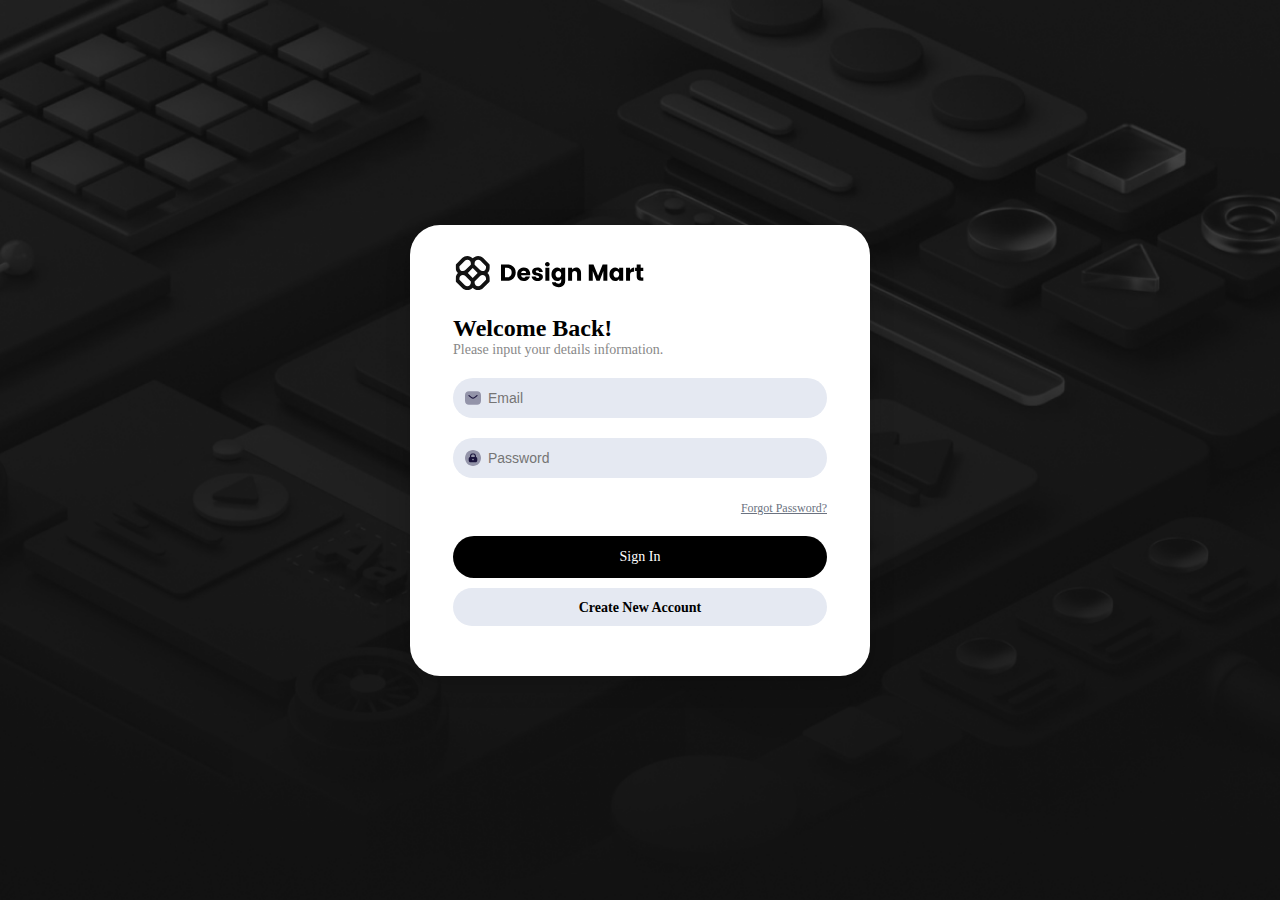
<file: login.html>
<!DOCTYPE html>
<html lang="en">

<head>
    <meta charset="UTF-8">
    <meta name="viewport" content="width=device-width, initial-scale=1.0">
    <title>Design Mart - Sign In</title>
    <link rel="stylesheet" href="CSS/styles.css">
</head>

<body background="img/Background2.svg">
    <div class="container">
        <div class="login-box">
            <div class="logo">
                <img src="img/Logo.svg" alt="Design Mart Logo">
            </div>
            <div class="inputan">
                <h2>Welcome Back!</h2>
                <p>Please input your details information.</p>
            </div>
            <form action="#" method="post">

                <div class="input-group">
                    <img src="assets/Email.svg" alt="Email Icon">
                    <input type="email" id="email" name="email" placeholder="Email" required>
                </div>

                <div class="input-group">
                    <img src="assets/Password.svg" alt="">
                    <input type="password" id="password" name="password" placeholder="Password" required>
                    <span class="show-password"></span>
                </div>

                <div class="forgot-password">
                    <a href="#">Forgot Password?</a>
                </div>

                <button type="submit" class="btn">Sign In</button>
                <div class="create-account">
                    <a href="register.html"><b>Create New Account</b></a>
                </div>
            </form>
        </div>
    </div>
</body>

</html>
</file>
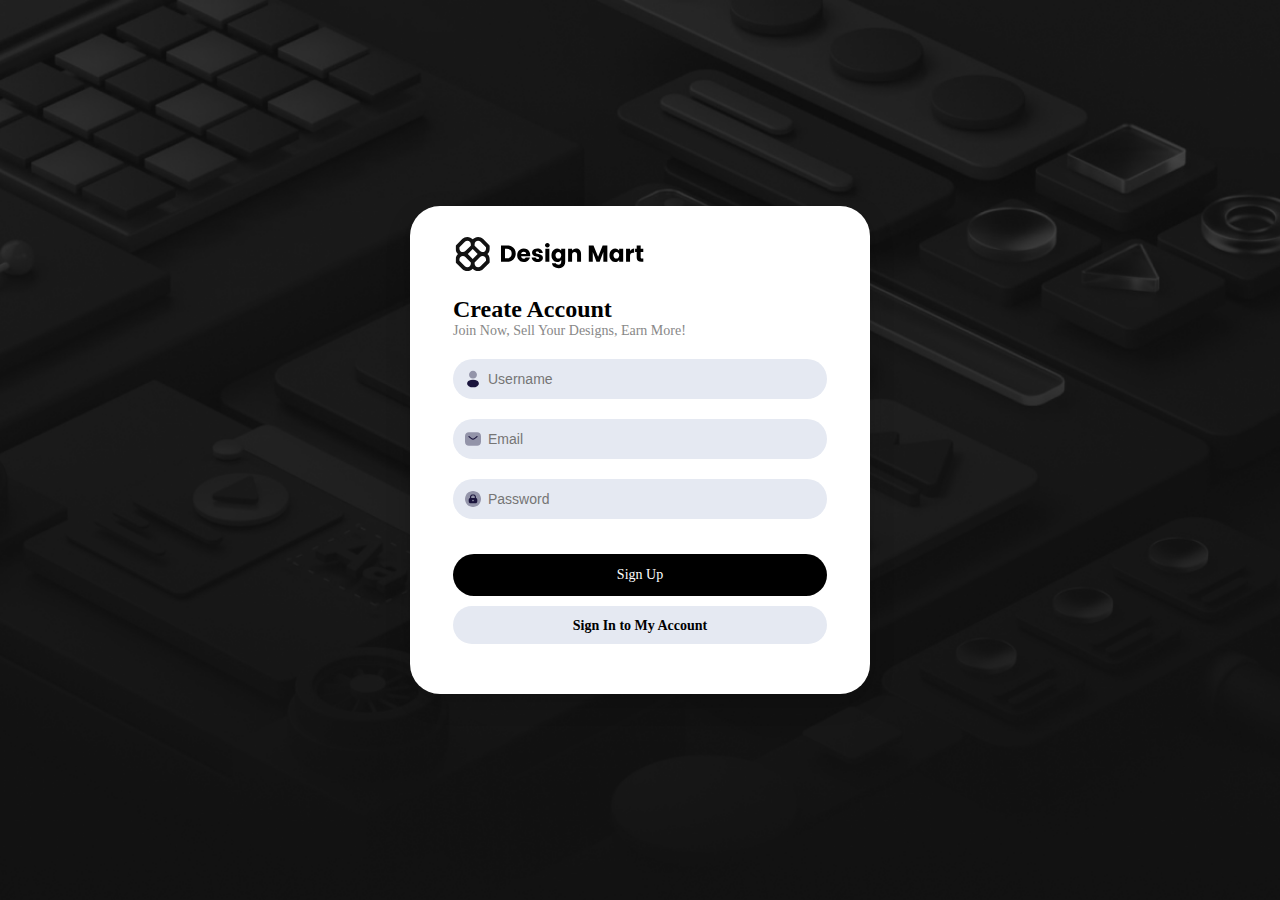
<file: register.html>
<!DOCTYPE html>
<html lang="en">

<head>
    <meta charset="UTF-8">
    <meta name="viewport" content="width=device-width, initial-scale=1.0">
    <title>Register</title>
    <link rel="stylesheet" href="CSS/styles.css">
</head>

<body background="img/Background2.svg">
    <div class="container">
        <div class="login-box">
            <div class="logo">
                <img src="img/Logo.svg" alt="Design Mart Logo">
            </div>
            <div class="inputan">
                <h2>Create Account</h2>
                <p>Join Now, Sell Your Designs, Earn More!</p>
            </div>
            <form action="#" method="post">

                <div class="input-group">
                    <img src="assets/profile.svg" alt="email">
                    <input type="text" name="username" placeholder="Username" required>
                </div>

                <div class="input-group">
                    <img src="assets/Email.svg" alt="Email Icon">
                    <input type="email" id="email" name="email" placeholder="Email" required>
                </div>

                <div class="input-group">
                    <img src="assets/Password.svg" alt="">
                    <input type="password" id="password" name="password" placeholder="Password" required>
                    <span class="show-password"></span>
                </div>

                <button type="submit" class="btn-sign-up">Sign Up</button>
                <div class="sign-in-my-account">
                    <a href="login.html"><b>Sign In to My Account</b></a>
                </div>
            </form>
        </div>
    </div>
</body>

</html>
</file>
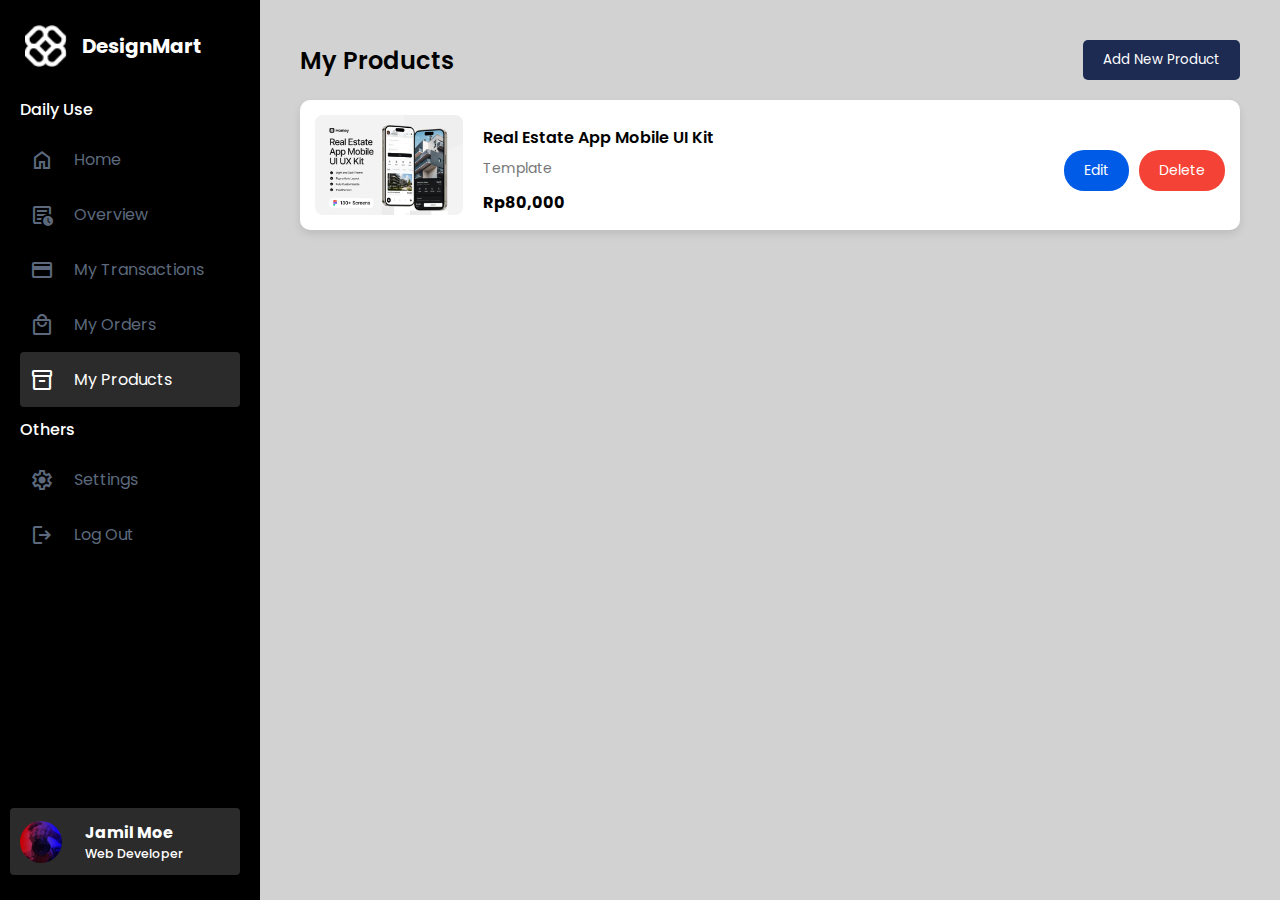
<file: products/my-product.html>
<!DOCTYPE html>
<html lang="en">

<head>
    <meta charset="UTF-8">
    <meta name="viewport" content="width=device-width, initial-scale=1.0">
    <title>Dashboard</title>
    <link rel="stylesheet"
        href="https://fonts.googleapis.com/css2?family=Material+Symbols+Outlined:opsz,wght,FILL,GRAD@20..48,100..700,0..1,-50..200" />
    <link rel="stylesheet" href="../CSS/my-product.css">
</head>

<body>
    <aside class="sidebar">
        <div class="sidebar-header">
            <img src="/assets/img/logo.png" alt="logo">
            <h2>DesignMart</h2>
        </div>
        <ul class="sidebar-links">
            <h4>
                <span>
                    Daily Use
                </span>
                <div class="menu-separator"></div>
            </h4>
            <li>
                <a href="/index.html">
                    <span class="material-symbols-outlined">
                        home
                    </span>Home</a>
            </li>
            <li>
                <a href="">
                    <span class="material-symbols-outlined">
                        Overview
                    </span>Overview</a>
            </li>
            <li>
                <a href="/transactions/my-transactions.html">
                    <span class="material-symbols-outlined">
                        credit_card
                    </span>My Transactions</a>
            </li>
            <li>
                <a href="">
                    <span class="material-symbols-outlined">
                        local_mall
                    </span>My Orders</a>
            </li>
            <li>
                <a href="" id="myProductLink">
                    <span class="material-symbols-outlined">
                        inventory_2
                    </span>My Products</a>
            </li>
            <h4>
                <span>
                    Others
                </span>
                <div class="menu-separator"></div>
            </h4>
            <li>
                <a href="">
                    <span class="material-symbols-outlined">
                        settings
                    </span>Settings</a>
            </li>
            <li>
                <a href="/login.html">
                    <span class="material-symbols-outlined">
                        logout
                    </span>Log Out</a>
            </li>
        </ul>
        <div class="user-account">
            <div class="user-profile">
                <img src="/assets/img/moe.jpg" alt="">
                <div class="user-details">
                    <h3>Jamil Moe</h3>
                    <span>Web Developer</span>
                </div>
            </div>
        </div>
    </aside>
    <section class="home-section">
        <div class="product-section">
            <div class="section-header">
                <h2>My Products</h2>
                <button class="add-product-btn">Add New Product</button>
            </div>
            <div class="products-container">
                <div class="product-card">
                    <img src="/assets/img/image.png" alt="Product Image">
                    <div class="product-details">
                        <div class="product-info">
                            <h3>Real Estate App Mobile UI Kit</h3>
                            <span class="product-type">Template</span>
                            <p><b> Rp80,000</b></p>
                        </div>
                        <div class="product-actions">
                            <button class="edit-btn">Edit</button>
                            <button class="delete-btn">Delete</button>
                        </div>
                    </div>
                </div>
            </div>
        </div>
    </section>
</body>

</html>
</file>
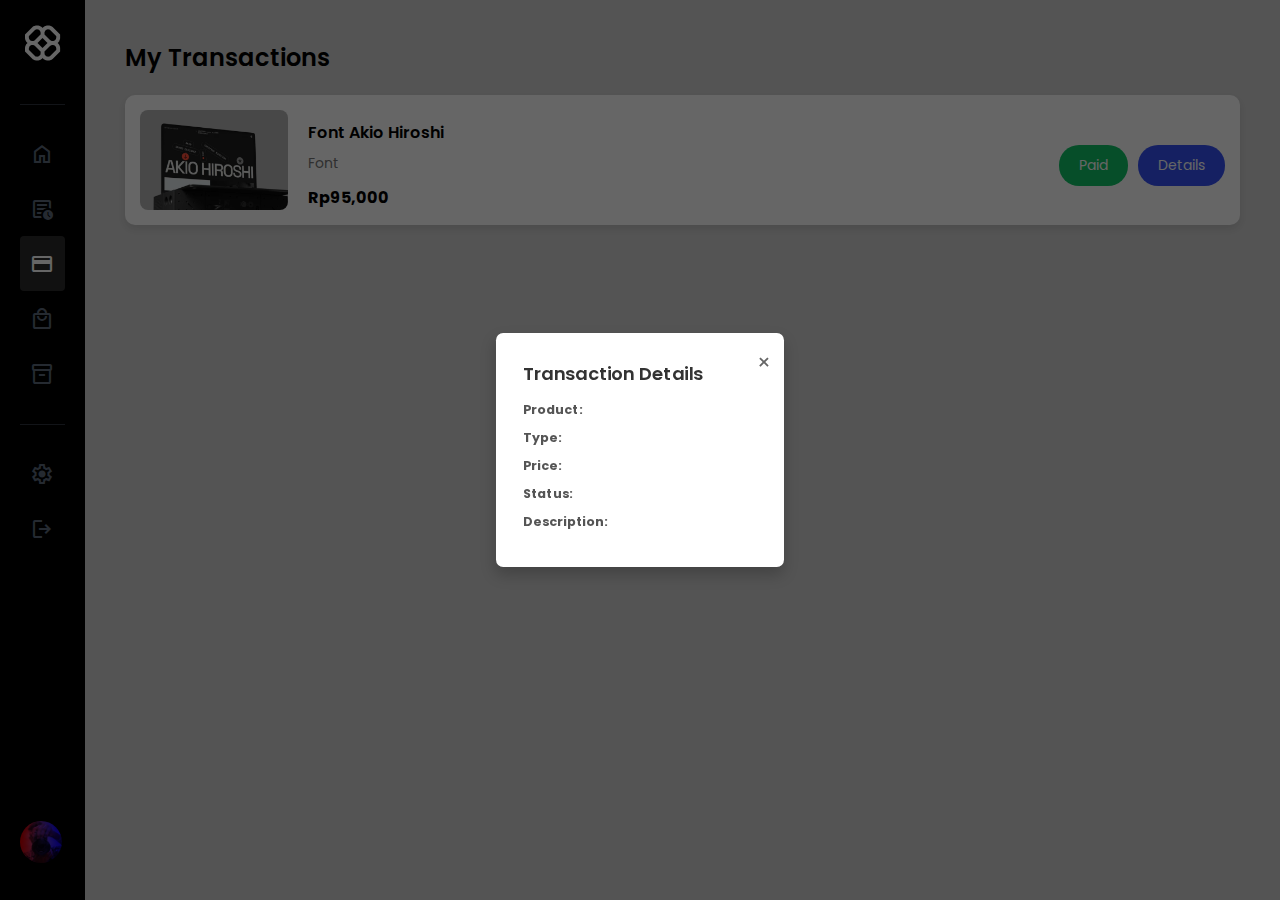
<file: transactions/my-transactions.html>
<!DOCTYPE html>
<html lang="en">

<head>
    <meta charset="UTF-8">
    <meta name="viewport" content="width=device-width, initial-scale=1.0">
    <title>Dashboard</title>
    <link rel="stylesheet"
        href="https://fonts.googleapis.com/css2?family=Material+Symbols+Outlined:opsz,wght,FILL,GRAD@20..48,100..700,0..1,-50..200" />
    <link rel="stylesheet" href="../CSS/my-transactions.css">
</head>

<body>
    <aside class="sidebar">
        <div class="sidebar-header">
            <img src="/assets/img/logo.png" alt="logo">
            <h2>DesignMart</h2>
        </div>
        <ul class="sidebar-links">
            <h4>
                <span>
                    Daily Use
                </span>
                <div class="menu-separator"></div>
            </h4>
            <li>
                <a href="/index.html">
                    <span class="material-symbols-outlined">
                        home
                    </span>Home</a>
            </li>
            <li>
                <a href="">
                    <span class="material-symbols-outlined">
                        Overview
                    </span>Overview</a>
            </li>
            <li>
                <a href="" id="myTransactionLink">
                    <span class="material-symbols-outlined">
                        credit_card
                    </span>My Transactions</a>
            </li>
            <li>
                <a href="">
                    <span class="material-symbols-outlined">
                        local_mall
                    </span>My Orders</a>
            </li>
            <li>
                <a href="/products/my-product.html" id="myProductLink">
                    <span class="material-symbols-outlined">
                        inventory_2
                    </span>My Products</a>
            </li>
            <h4>
                <span>
                    Others
                </span>
                <div class="menu-separator"></div>
            </h4>
            <li>
                <a href="">
                    <span class="material-symbols-outlined">
                        settings
                    </span>Settings</a>
            </li>
            <li>
                <a href="/login.html">
                    <span class="material-symbols-outlined">
                        logout
                    </span>Log Out</a>
            </li>
        </ul>
        <div class="user-account">
            <div class="user-profile">
                <img src="/assets/img/moe.jpg" alt="">
                <div class="user-details">
                    <h3>Jamil Moe</h3>
                    <span>Web Developer</span>
                </div>
            </div>
        </div>
    </aside>
    <section class="home-section">
        <div class="product-section">
            <div class="section-header">
                <h2>My Transactions</h2>
            </div>
            <div class="products-container">
                <div class="product-card">
                    <img src="/assets/img/akio-font.png" alt="Product Image">
                    <div class="product-details">
                        <div class="product-info">
                            <h3>Font Akio Hiroshi</h3>
                            <span class="product-type">Font</span>
                            <p><b> Rp95,000</b></p>
                        </div>
                        <div class="product-actions">
                            <div class="status">Paid</div>
                            <button class="details-btn">Details</button>
                        </div>
                    </div>
                </div>
            </div>
        </div>
    </section>

    <!-- Popup Box for Details -->
    <div id="detailsPopup" class="popup">
        <div class="popup-content">
            <span class="close-btn">&times;</span>
            <h2>Transaction Details</h2>
            <p><strong>Product:</strong> <span id="productName"></span></p>
            <p><strong>Type:</strong> <span id="productType"></span></p>
            <p><strong>Price:</strong> <span id="price"></span></p>
            <p><strong>Status:</strong> <span id="status"></span></p>
            <p><strong>Description:</strong> <span id="description"></span></p>
        </div>
    </div>


    <script>
        const detailsPopup = document.getElementById('detailsPopup');
        const detailsBtn = document.querySelector('.details-btn');
        const closeBtn = document.querySelector('.close-btn');

        // Fungsi untuk mengambil dan menampilkan data transaksi
        async function showTransactionDetails() {
            try {
                // Mengambil data dari file JSON
                const response = await fetch('/data/transaction.json');
                if (!response.ok) throw new Error('Data not found');
                const data = await response.json();

                // Menampilkan data ke dalam popup
                document.getElementById('productName').textContent = data.transaction.productName;
                document.getElementById('productType').textContent = data.transaction.productType;
                document.getElementById('price').textContent = data.transaction.price;
                document.getElementById('status').textContent = data.transaction.status;
                document.getElementById('description').textContent = data.transaction.description;

                // Tampilkan popup
                detailsPopup.style.display = 'flex';
            } catch (error) {
                console.error('Error fetching data:', error);
            }
        }

        // Event listener pada tombol Details
        detailsBtn.addEventListener('click', showTransactionDetails);

        // Sembunyikan popup ketika tombol X ditekan
        closeBtn.addEventListener('click', () => {
            detailsPopup.style.display = 'none';
        });

        // Sembunyikan popup jika area di luar konten popup diklik
        window.addEventListener('click', (e) => {
            if (e.target === detailsPopup) {
                detailsPopup.style.display = 'none';
            }
        });
    </script>


</body>

</html>
</file>
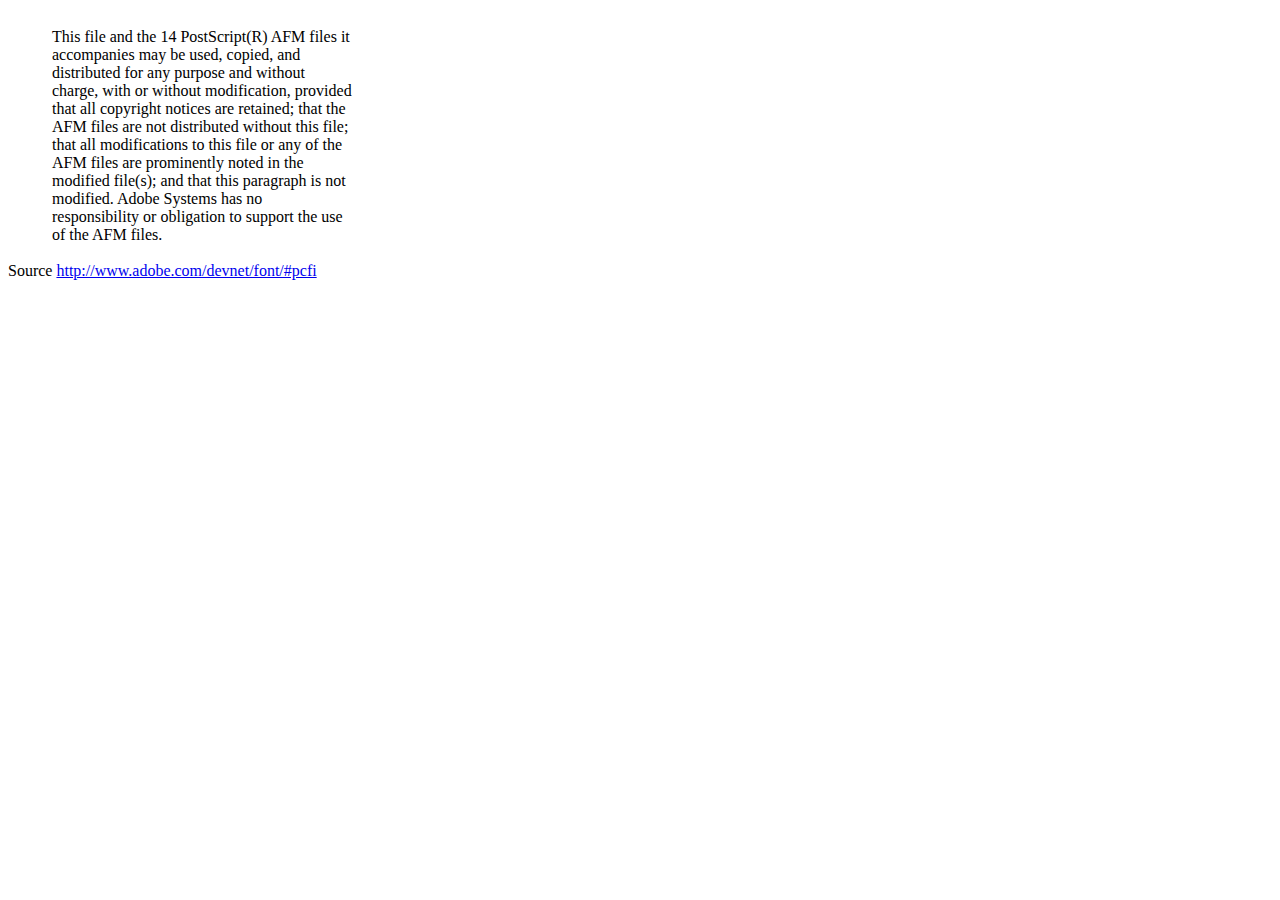
<file: dompdf/vendor/dompdf/dompdf/lib/fonts/mustRead.html>
<html>
	<head>
		<meta http-equiv="content-type" content="text/html;charset=iso-8859-1">
		<meta name="generator" content="Adobe GoLive 4">
		<title>Core 14 AFM Files - ReadMe</title>
	</head>
	<body bgcolor="white">
		<font color="white">or</font>
		<table border="0" cellpadding="0" cellspacing="2">
			<tr>
				<td width="40"></td>
				<td width="300">This file and the 14 PostScript(R) AFM files it accompanies may be used, copied, and distributed for any purpose and without charge, with or without modification, provided that all copyright notices are retained; that the AFM files are not distributed without this file; that all modifications to this file or any of the AFM files are prominently noted in the modified file(s); and that this paragraph is not modified. Adobe Systems has no responsibility or obligation to support the use of the AFM files. <font color="white">Col</font></td>
			</tr>
		</table>
		<p>Source <a href="http://www.adobe.com/devnet/font/#pcfi">http://www.adobe.com/devnet/font/#pcfi</a></p>
</body>
</html>
</file>
<file: CSS/styles.css>
* {
  margin: 0;
  padding: 0;
  box-sizing: border-box;
  font-family: "Poppins" sans-serif;
}

.inputan {
  margin-right: 0px;
  margin-top: 20px;
}

body {
  display: flex;
  justify-content: center;
  align-items: center;
  height: 100vh;
  background-image: url("../img/bg-image.png");
  background-size: cover; /* Ensure the background image covers the entire viewport */
  background-position: center; /* Center the background image */
  margin: 0;
}

.container {
  display: flex;
  justify-content: center;
  align-items: center;
  width: 460px;
  height: 481px;
}

.login-box {
  background-color: #fff;
  border-radius: 30px;
  padding: 30px 43px;
  width: 460px;
  height: auto;
  box-shadow: 0 8px 24px rgba(0, 0, 0, 0.2);
  text-align: center;
}

.logo img {
  margin-right: 200px;
  width: 195px;
  height: 36px;
  margin-bottom: 0px;
}

h2 {
  text-align: left;
  font-family: "Poppins";
  font-size: 24px;
  color: black;
  margin-bottom: 0px;
  width: auto;
}

p {
  text-align: left;
  font-size: 14px;
  font-family: "Poppins";
  color: #888;
  margin-bottom: 20px;
}

.input-group {
  position: relative;
  margin-bottom: 20px;
  text-align: left;
}

.input-group img {
  position: absolute;
  top: 50%;
  left: 10px;
  transform: translateY(-50%);
  width: 20px;
  height: 20px;
}

.input-group input {
  width: 100%;
  height: 40px;
  padding: 10px 35px;
  border: none;
  border-radius: 100px;
  font-size: 14px;
  background-color: #e5e9f2;
}

.show-password {
  position: absolute;
  right: 10px;
  top: 35px;
  cursor: pointer;
}

.forgot-password {
  text-align: right;
  margin-bottom: 20px;
  font-family: "Poppins";
}

.forgot-password a {
  font-size: 12px;
  color: #6b7280;
  text-decoration: underline;
}

.forgot-password a:hover {
  color: #374151;
}

.btn {
  background-color: #000;
  color: #fff;
  padding: 13px 20px;
  border: none;
  border-radius: 100px;
  width: 100%;
  cursor: pointer;
  font-size: 14px;
  font-family: "Poppins";
}

.btn:hover {
  background-color: #333;
}

.btn-sign-up {
  background-color: #000;
  color: #fff;
  padding: 13px 20px;
  border: none;
  border-radius: 100px;
  width: 100%;
  cursor: pointer;
  font-size: 14px;
  font-family: "Poppins";
  margin-top: 15px;
}

.btn-sign-up:hover {
  background-color: #333;
}

.create-account {
  margin-top: 10px;
  margin-bottom: 20px;
  background-color: #e5e9f2;
  padding: 10px 20px;
  border: none;
  border-radius: 100px;
  width: 100%;
  cursor: pointer;
  font-size: 16px;
  font-family: "Poppins";
}

.create-account a {
  font-size: 14px;
  font-family: "Poppins";
  color: black;
  text-decoration: none;
}

.create-account a:hover {
  color: #374151;
}

.sign-in-my-account {
  margin-top: 10px;
  margin-bottom: 20px;
  background-color: #e5e9f2;
  padding: 10px 20px;
  border: none;
  border-radius: 100px;
  width: 100%;
  cursor: pointer;
  font-size: 16px;
  font-family: "Poppins";
}

.sign-in-my-account a {
  font-size: 14px;
  font-family: "Poppins";
  color: black;
  text-decoration: none;
}

.sign-in-my-account {
  color: #374151;
}
</file>
<file: CSS/my-product.css>
@import url("https://fonts.googleapis.com/css2?family=Poppins:ital,wght@400;500;600;700&display=swap");

* {
  margin: 0;
  padding: 0;
  box-sizing: border-box;
  font-family: "Poppins", sans-serif;
}

body {
  min-height: 100vh;
  background: #d2d2d2;
}

.sidebar {
  position: fixed;
  top: 0;
  left: 0;
  height: 100%;
  width: 260px;
  display: flex;
  flex-direction: column;
  overflow-x: hidden;
  background: #000;
  padding: 25px 20px;
  transition: all 0.5s ease;
  z-index: 10;
}

.sidebar:hover {
  width: 260px;
}

.sidebar-header {
  display: flex;
  align-items: center;
}

.sidebar-header img {
  width: 42px;
  margin-left: 5px;
}

.sidebar-header h2 {
  font-size: 1.25rem;
  color: white;
  margin-left: 15px;
  overflow-x: hidden;
}

.sidebar-links {
  list-style: none;
  margin-top: 20px;
  margin-bottom: 20px;
  overflow-y: auto;
  scrollbar-width: none;
}

.sidebar-links .menu-separator {
  position: absolute;
  top: 50%;
  left: 0;
  width: 100%;
  height: 1px;
  transform: scaleX(1);
  transform: scaleY(-50%);
  background: #5c697c;
  transform-origin: right;
  transition-duration: 0.2s;
}

.sidebar:hover .sidebar-links .menu-separator {
  transition-delay: 0s;
  transform: scaleX(0);
}

.sidebar-links h4 span {
  opacity: 0;
}

.sidebar:hover .sidebar-links h4 span {
  opacity: 1;
}

.sidebar-links h4 {
  color: white;
  font-weight: 500;
  margin: 10px 0;
  white-space: nowrap;
  position: relative;
}

.sidebar-links li a {
  display: flex;
  gap: 0 20px;
  align-items: center;
  padding: 15px 10px;
  white-space: nowrap;
  color: #5c697c;
  text-decoration: none;
}

.sidebar-links a:hover {
  background: #d2d2d234;
  color: white;
  border-radius: 4px;
}

#myProductLink {
  background: #d2d2d234;
  color: white;
  border-radius: 4px;
}

.user-account {
  margin-top: auto;
  padding: 12px 10px;
  margin-left: -10px;
  background: #d2d2d234;
  border-radius: 4px;
}

.user-account .user-profile {
  color: white;
  display: flex;
  align-items: center;
}

.user-details {
  margin-left: 23px;
  white-space: nowrap;
}

.user-profile img {
  width: 42px;
  border-radius: 50%;
}

.user-profile h3 {
  font-size: 1rem;
}

.user-profile span {
  font-size: 0.775rem;
  font-weight: 500;
  display: block;
  margin-top: 0px;
}

.sidebar:hover .user-account {
  background: #d2d2d234;
  border-radius: 4px;
}

.home-section {
  padding: 20px;
  margin-left: 260px;
  transition: margin-left 0.5s ease;
  min-height: 100vh;
}

.product-section {
  padding: 20px;
}

.section-header {
  display: flex;
  justify-content: space-between;
  align-items: center;
  margin-bottom: 20px;
}

.section-header h2 {
  font-size: 1.5rem;
  font-weight: 600;
}

.add-product-btn {
  display: inline-block;
  padding: 10px 20px;
  background-color: #1d2b53;
  color: white;
  text-decoration: none;
  border: none;
  border-radius: 5px;
  cursor: pointer;
  transition: background-color 0.3s ease;
  text-align: center;
}

.add-product-btn:hover {
  background-color: #14203b;
}

.products-container {
  display: flex;
  gap: 20px;
  flex-wrap: wrap;
}

.product-card {
  background-color: white;
  border-radius: 10px;
  box-shadow: 0 4px 8px rgba(0, 0, 0, 0.1);
  padding: 15px;
  width: 100%;
  display: flex;
  transition: transform 0.3s ease;
}

.product-card img {
  width: auto;
  height: 100px;
  object-fit: cover;
  border-radius: 8px;
}

.product-details {
  display: flex;
  justify-content: space-between;
  align-items: center;
  margin-top: 10px;
  flex: 1;
}

.product-info {
  margin-left: 20px;
}

.product-info h3 {
  font-size: 1rem;
  font-weight: 600;
  margin-bottom: 5px;
}

.product-info .product-type {
  font-size: 0.875rem;
  color: #777;
}

.product-info p {
  font-weight: 500;
  margin-top: 10px;
}

.product-actions {
  display: flex;
  gap: 10px;
}

.edit-btn,
.delete-btn {
  padding: 10px 20px;
  border: none;
  border-radius: 20px;
  font-size: 0.875rem;
  cursor: pointer;
  transition: background-color 0.3s ease, color 0.3s ease;
}

.edit-btn {
  background-color: #005ce6;
  color: white;
}

.delete-btn {
  background-color: #f44336;
  color: white;
}

.edit-btn:hover {
  background-color: #033580;
}

.delete-btn:hover {
  background-color: #e53935;
}

@media (max-width: 1024px) {
  .home-section {
    margin-left: 85px;
    padding: 10px;
  }

  .sidebar {
    width: 80px;
  }

  .sidebar:hover {
    width: 260px;
  }
}

/* Style untuk .product-entry */
.product-entry {
  background-color: #fff;
  padding: 20px;
  border-radius: 8px;
  box-shadow: 0 4px 8px rgba(0, 0, 0, 0.1);
  margin-top: 20px;
}

/* Heading di dalam product-entry */
.product-entry h3 {
  font-size: 24px;
  margin-bottom: 20px;
  font-weight: bold;
  color: #333;
}

/* Form Group */
.form-group {
  margin-bottom: 20px;
}

/* Label untuk input */
.form-group label {
  display: block;
  font-size: 14px;
  font-weight: 500;
  color: #555;
  margin-bottom: 8px;
}

/* Input teks dan angka */
.text-input,
.file-input,
.dropdown,
.text-area {
  width: 100%;
  padding: 12px 16px;
  border: 1px solid #ccc;
  border-radius: 8px;
  background-color: #f9f9f9;
  font-size: 16px;
  color: #333;
}

/* File input tambahan (untuk cover dan path_file) */
.file-input {
  padding: 8px;
  background-color: #fff;
  color: #333;
  cursor: pointer;
}

.file-input:focus {
  outline: none;
  border-color: #007bff;
}

/* Dropdown untuk kategori */
.dropdown {
  width: 100%;
  padding: 12px;
  background-color: #fff;
  border: 1px solid #ccc;
  border-radius: 8px;
  font-size: 16px;
  color: #333;
}

/* Textarea untuk about */
.text-area {
  width: 900px;
  height: 150px;
  padding: 12px;
  border: 1px solid #ccc;
  border-radius: 8px;
  background-color: #f9f9f9;
  font-size: 16px;
  color: #333;
}

/* Tombol Submit */
.submit-btn {
  background-color: #007bff;
  color: #fff;
  padding: 14px 30px;
  border: none;
  border-radius: 8px;
  font-size: 16px;
  cursor: pointer;
  transition: background-color 0.3s ease;
}

/* Efek hover pada tombol submit */
.submit-btn:hover {
  background-color: #0056b3;
}

/* Mengatur jarak antar elemen form */
.form-group:last-child {
  margin-bottom: 0;
}
</file>
<file: CSS/my-transactions.css>
@import url("https://fonts.googleapis.com/css2?family=Poppins:ital,wght@400;500;600;700&display=swap");
* {
  margin: 0;
  padding: 0;
  box-sizing: border-box;
  font-family: "Poppins", sans-serif;
}

body {
  min-height: 100vh;
  background: #d2d2d2;
}

.sidebar {
  position: fixed;
  top: 0;
  left: 0;
  height: 100%;
  width: 85px;
  display: flex;
  flex-direction: column;
  overflow-x: hidden;
  background: #000;
  padding: 25px 20px;
  transition: all 0.5s ease;
  z-index: 10;
}

.sidebar:hover {
  width: 260px;
}

.sidebar-header {
  display: flex;
  align-items: center;
}

.sidebar-header img {
  width: 42px;
  margin-left: 5px;
}

.sidebar-header h2 {
  font-size: 1.25rem;
  color: white;
  margin-left: 15px;
  overflow-x: hidden;
}

.sidebar-links {
  list-style: none;
  margin-top: 20px;
  margin-bottom: 20px;
  overflow-y: auto;
  scrollbar-width: none;
}

.sidebar-links .menu-separator {
  position: absolute;
  top: 50%;
  left: 0;
  width: 100%;
  height: 1px;
  transform: scaleX(1);
  transform: scaleY(-50%);
  background: #5c697c;
  transform-origin: right;
  transition-duration: 0.2s;
}

.sidebar:hover .sidebar-links .menu-separator {
  transition-delay: 0s;
  transform: scaleX(0);
}

.sidebar-links h4 span {
  opacity: 0;
}

.sidebar:hover .sidebar-links h4 span {
  opacity: 1;
}

.sidebar-links h4 {
  color: white;
  font-weight: 500;
  margin: 10px 0;
  white-space: nowrap;
  position: relative;
}

.sidebar-links li a {
  display: flex;
  gap: 0 20px;
  align-items: center;
  padding: 15px 10px;
  white-space: nowrap;
  color: #5c697c;
  text-decoration: none;
}

.sidebar-links a:hover {
  background: #d2d2d234;
  color: white;
  border-radius: 4px;
}

#myTransactionLink {
  background: #d2d2d234;
  color: white;
  border-radius: 4px;
}

.user-account {
  margin-top: auto;
  padding: 12px 10px;
  margin-left: -10px;
}

.user-account .user-profile {
  color: white;
  display: flex;
  align-items: center;
}

.user-details {
  margin-left: 23px;
  white-space: nowrap;
}

.user-profile img {
  width: 42px;
  border-radius: 50%;
}

.user-profile h3 {
  font-size: 1rem;
}

.user-profile span {
  font-size: 0.775rem;
  font-weight: 500;
  display: block;
  margin-top: 0px;
}

.sidebar:hover .user-account {
  background: #d2d2d234;
  border-radius: 4px;
}

.home-section {
  padding: 20px;
  margin-left: 85px;
  transition: margin-left 0.5s ease;
  min-height: 100vh;
}

.sidebar:hover ~ .home-section {
  margin-left: 260px;
}

.product-section {
  padding: 20px;
}

.section-header {
  display: flex;
  justify-content: space-between;
  align-items: center;
  margin-bottom: 20px;
}

.section-header h2 {
  font-size: 1.5rem;
  font-weight: 600;
}

.products-container {
  display: flex;
  gap: 20px;
  flex-wrap: wrap;
}

.product-card {
  background-color: white;
  border-radius: 10px;
  box-shadow: 0 4px 8px rgba(0, 0, 0, 0.1);
  padding: 15px;
  width: 100%;
  display: flex;
  transition: transform 0.3s ease;
}

.product-card img {
  width: auto;
  height: 100px;
  object-fit: cover;
  border-radius: 8px;
}

.product-details {
  display: flex;
  justify-content: space-between;
  align-items: center;
  margin-top: 10px;
  flex: 1;
}

.product-info {
  margin-left: 20px;
}

.product-info h3 {
  font-size: 1rem;
  font-weight: 600;
  margin-bottom: 5px;
}

.product-info .product-type {
  font-size: 0.875rem;
  color: #777;
}

.product-info p {
  font-weight: 500;
  margin-top: 10px;
}

.product-actions {
  display: flex;
  gap: 10px;
}

.status,
.details-btn {
  padding: 10px 20px;
  border: none;
  border-radius: 20px;
  font-size: 0.875rem;
  cursor: pointer;
  transition: background-color 0.3s ease, color 0.3s ease;
}

.status {
  background-color: #10c467;
  color: white;
}

.details-btn {
  background-color: #3652f4;
  color: white;
}

.details-btn:hover {
  background-color: #1822d9;
}

/* Popup Background */
.popup {
  display: none;
  position: fixed;
  inset: 0; /* shorthand for top: 0, left: 0, width: 100%, height: 100% */
  background-color: rgba(0, 0, 0, 0.6);
  display: flex;
  justify-content: center;
  align-items: center;
  z-index: 1000;
  animation: fadeIn 0.3s ease-in-out;
}

/* Popup Content */
.popup-content {
  background-color: #fff;
  padding: 30px;
  border-radius: 8px;
  width: 320px;
  max-width: 90%;
  box-shadow: 0 8px 16px rgba(0, 0, 0, 0.2);
  position: relative;
  transform: scale(0.9);
  animation: scaleIn 0.3s ease-in-out forwards;
  font-family: Arial, sans-serif;
  text-align: left;
}

/* Close Button */
.close-btn {
  position: absolute;
  top: 15px;
  right: 15px;
  font-size: 24px;
  color: #666;
  cursor: pointer;
  transition: color 0.3s;
}

.close-btn:hover {
  color: #333;
}

/* Headings and Text */
.popup-content h2 {
  font-size: 20px;
  font-weight: 600;
  color: #333;
  margin-bottom: 15px;
}

.popup-content p {
  font-size: 14px;
  color: #555;
  margin: 10px 0;
}

/* Animations */
@keyframes fadeIn {
  from {
    opacity: 0;
  }
  to {
    opacity: 1;
  }
}

@keyframes scaleIn {
  from {
    transform: scale(0.9);
  }
  to {
    transform: scale(1);
  }
}

@media (max-width: 1024px) {
  .home-section {
    margin-left: 85px;
    padding: 10px;
  }

  .sidebar {
    width: 85px;
  }

  .sidebar:hover {
    width: 260px;
  }
}
</file>
